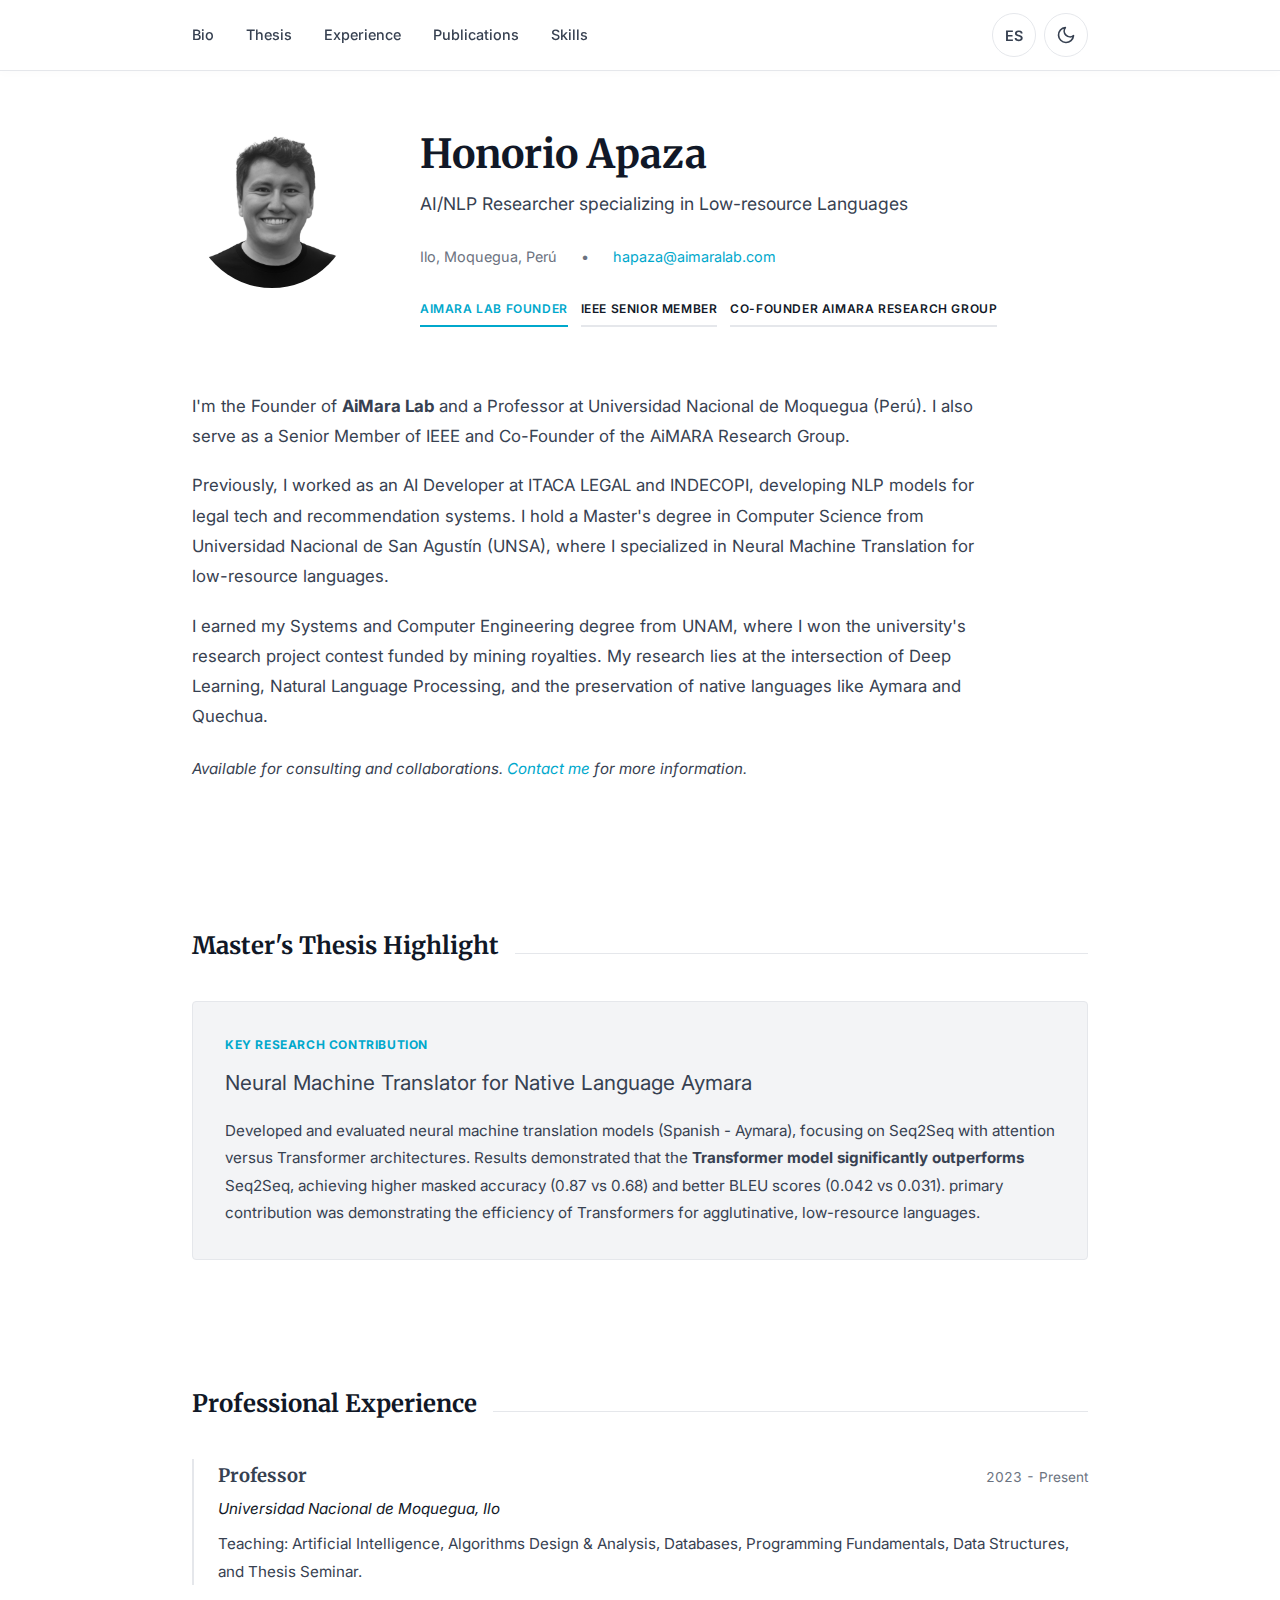
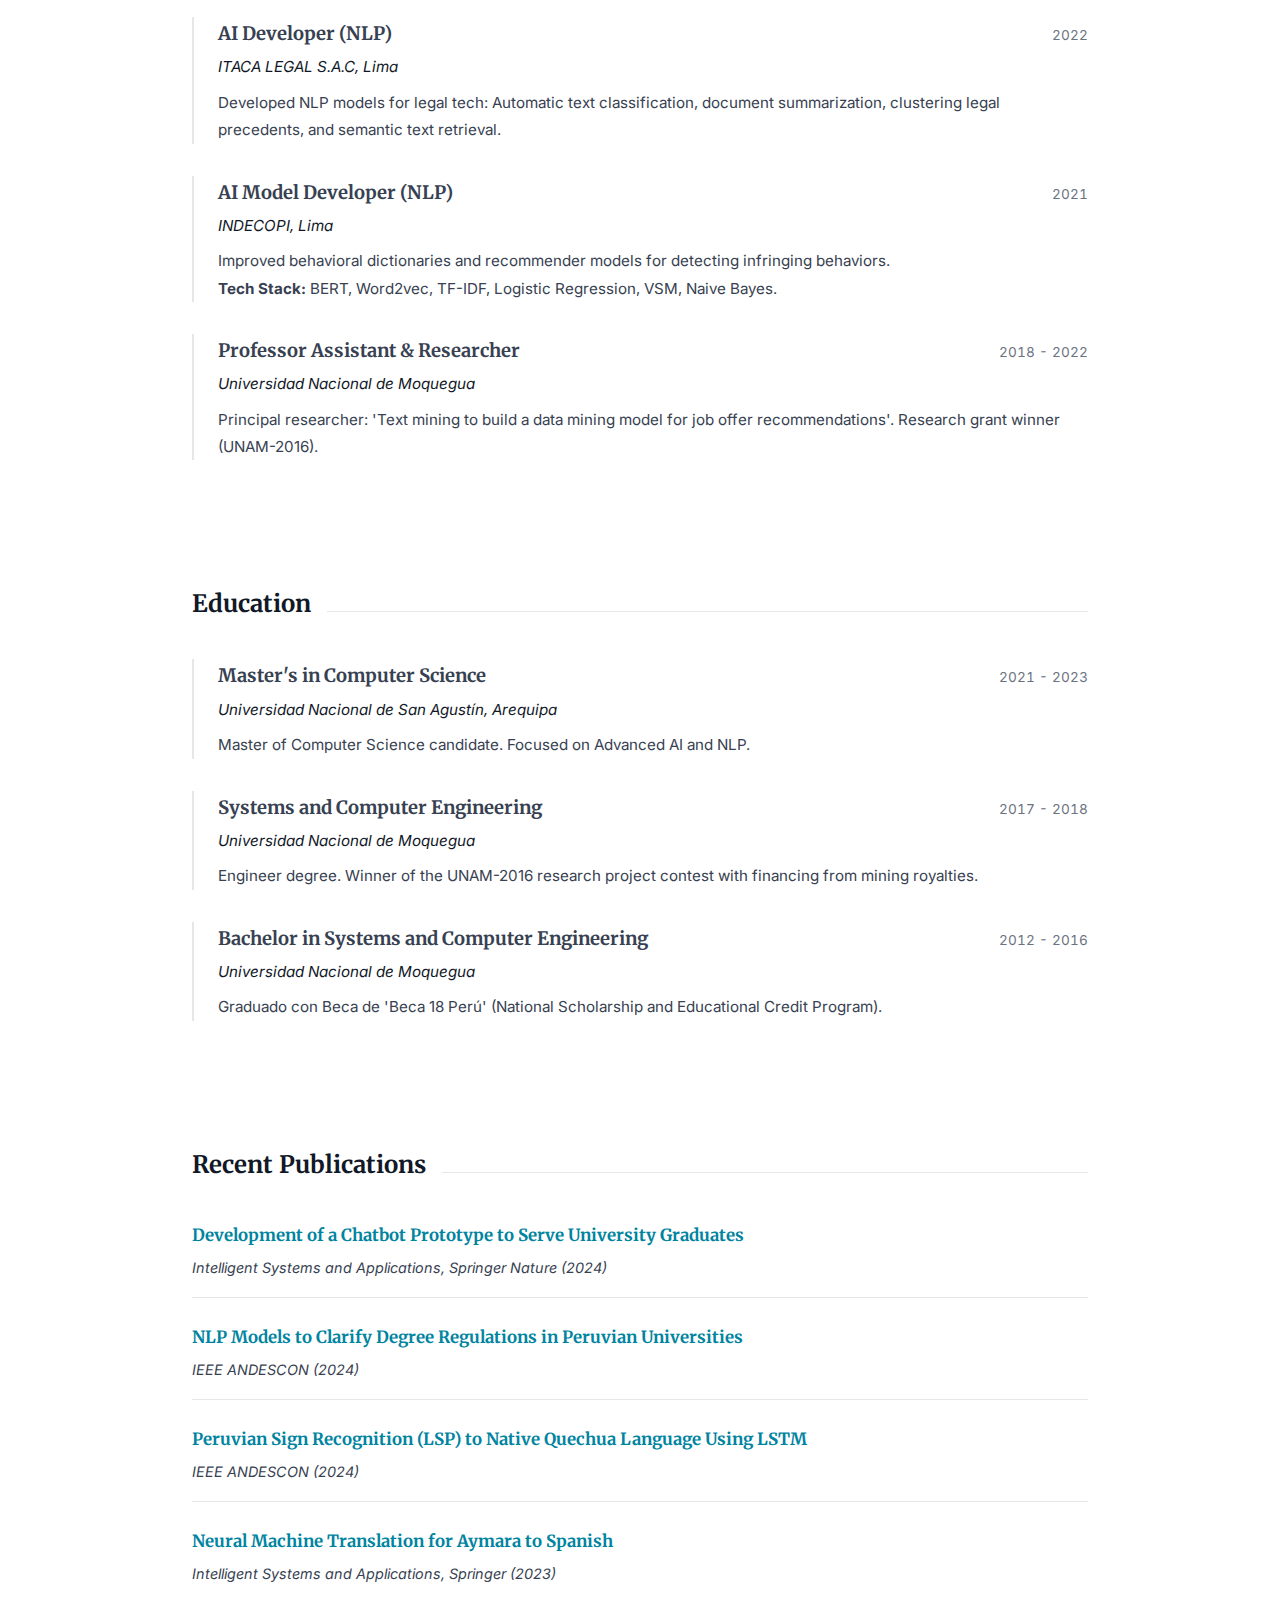
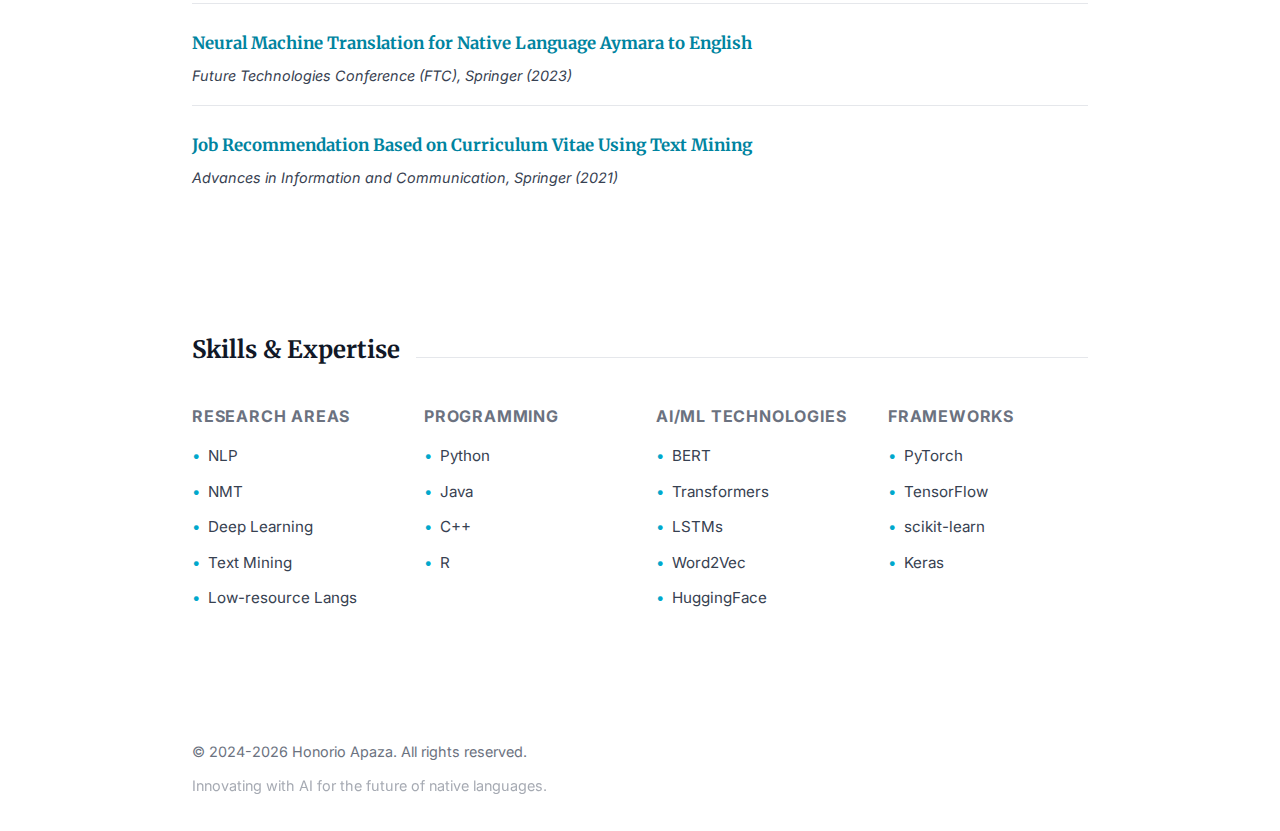
<file: index.html>
<!DOCTYPE html>
<html lang="es">

<head>
    <meta charset="UTF-8">
    <meta name="viewport" content="width=device-width, initial-scale=1.0">
    <title data-i18n="role">Honorio Apaza - AiMara Lab Founder & Lead Researcher</title>
    <!-- Fonts: Merriweather (Serif) & Inter (Sans) -->
    <link rel="preconnect" href="https://fonts.googleapis.com">
    <link rel="preconnect" href="https://fonts.gstatic.com" crossorigin>
    <link
        href="https://fonts.googleapis.com/css2?family=Inter:wght@300;400;500;600&family=Merriweather:ital,wght@0,300;0,400;0,700;0,900;1,400&display=swap"
        rel="stylesheet">
    <link rel="stylesheet" href="styles.css">
</head>

<body>
    <nav class="navbar">
        <div class="nav-container">
            <ul class="nav-links">
                <li><a href="#bio" class="nav-link" data-i18n="nav_bio">Biografía</a></li>
                <li><a href="#thesis" class="nav-link" data-i18n="nav_thesis">Tesis</a></li>
                <li><a href="#experience" class="nav-link" data-i18n="nav_exp">Experiencia</a></li>
                <li><a href="#publications" class="nav-link" data-i18n="nav_pub">Publicaciones</a></li>
                <li><a href="#skills" class="nav-link" data-i18n="nav_skills">Habilidades</a></li>
            </ul>
            <div class="controls">
                <button id="lang-toggle" class="control-btn" title="Switch Language">ES</button>
                <button id="theme-toggle" class="control-btn" title="Toggle Dark Mode">
                    <svg xmlns="http://www.w3.org/2000/svg" width="20" height="20" viewBox="0 0 24 24" fill="none"
                        stroke="currentColor" stroke-width="2" stroke-linecap="round" stroke-linejoin="round">
                        <path d="M21 12.79A9 9 0 1 1 11.21 3 7 7 0 0 0 21 12.79z"></path>
                    </svg>
                </button>
            </div>
        </div>
    </nav>

    <main>
        <section class="container header-section">
            <div class="profile-image-container">
                <img src="honorio.png" alt="Honorio Apaza" class="profile-image">
            </div>

            <div class="header-content-wrapper">
                <h1 class="name">Honorio Apaza</h1>
                <p class="subtitle" data-i18n="subtitle">AI/NLP Researcher specializing in Low-resource Languages</p>

                <div class="contact-info">
                    <div class="contact-item">
                        <span data-i18n="location">Ilo, Moquegua, Perú</span>
                    </div>
                    <div class="contact-item">
                        •
                    </div>
                    <div class="contact-item">
                        <a href="mailto:hapaza@aimaralab.com">hapaza@aimaralab.com</a>
                    </div>
                </div>

                <div class="badges">
                    <span class="badge badge-founder" data-i18n="badge_founder">AiMara Lab Founder</span>
                    <span class="badge" data-i18n="badge_ieee">IEEE Senior Member</span>
                    <span class="badge" data-i18n="badge_group">Professor at UNAM</span>
                </div>
            </div>
        </section>

        <section class="container" id="bio">
            <!-- About -->
            <div class="section" style="padding-top: 0;">
                <div class="description-text">
                    <p data-i18n="bio_p1">
                        I'm the Founder of <strong>AiMara Lab</strong> and a Professor at Universidad Nacional de
                        Moquegua (Perú). I also serve as a Senior Member of IEEE and Co-Founder of the AiMARA Research
                        Group.
                    </p>
                    <p data-i18n="bio_p2">
                        Previously, I worked as an AI Developer at ITACA LEGAL and INDECOPI, developing NLP models for
                        legal tech and recommendation systems. I hold a Master's degree in Computer Science from
                        Universidad Nacional de San Agustín (UNSA), where I specialized in Neural Machine Translation
                        for low-resource languages.
                    </p>
                    <p data-i18n="bio_p3">
                        I earned my Systems and Computer Engineering degree from UNAM, where I won the university's
                        research project contest funded by mining royalties. My research lies at the intersection of
                        Deep Learning, Natural Language Processing, and the preservation of native languages like Aymara
                        and Quechua.
                    </p>
                    <p style="margin-top: 1.5rem; font-style: italic; font-size: 0.9em;" data-i18n="bio_contact">
                        Available for consulting and collaborations. <a href="mailto:hapaza@aimaralab.com">Contact
                            me</a> for more information.
                    </p>
                </div>
            </div>

            <!-- Thesis Highlight -->
            <div class="section" id="thesis">
                <h2 class="section-title" data-i18n="section_thesis">Master's Thesis Highlight</h2>
                <div class="thesis-card">
                    <span class="thesis-label" data-i18n="thesis_label">Key Research Contribution</span>
                    <div class="thesis-title" data-i18n="thesis_title">Neural Machine Translator for Native Language
                        Aymara</div>
                    <p class="card-description" data-i18n="thesis_desc">
                        Developed and evaluated neural machine translation models (Spanish ↔ Aymara), focusing on
                        Seq2Seq with attention versus Transformer architectures.
                        Results demonstrated that the <strong>Transformer model significantly outperforms</strong>
                        Seq2Seq, achieving higher masked accuracy (0.87 vs 0.68) and better BLEU scores (0.042 vs
                        0.031).
                        primary contribution was demonstrating the efficiency of Transformers for agglutinative,
                        low-resource languages.
                    </p>
                </div>
            </div>

            <!-- Experience -->
            <div class="section" id="experience">
                <h2 class="section-title" data-i18n="section_exp">Professional Experience</h2>
                <div class="cards-list">
                    <div class="card">
                        <div class="card-header">
                            <div class="card-title" data-i18n="card_prof_title">Professor</div>
                            <span class="card-period">2023 - Present</span>
                        </div>
                        <div class="card-subtitle">Universidad Nacional de Moquegua, Ilo</div>
                        <div class="card-description" data-i18n="card_prof_desc">
                            Teaching: Artificial Intelligence, Algorithms Design & Analysis, Databases, Programming
                            Fundamentals,
                            Data Structures, and Thesis Seminar.
                        </div>
                    </div>

                    <div class="card">
                        <div class="card-header">
                            <div class="card-title">AI Developer (NLP)</div>
                            <span class="card-period">2022</span>
                        </div>
                        <div class="card-subtitle">ITACA LEGAL S.A.C, Lima</div>
                        <div class="card-description" data-i18n="card_itaca_desc">
                            Developed NLP models for legal tech: Automatic text classification, document summarization,
                            clustering legal precedents, and semantic text retrieval.
                        </div>
                    </div>

                    <div class="card">
                        <div class="card-header">
                            <div class="card-title" data-i18n="card_indecopi_title">AI Model Developer (NLP)</div>
                            <span class="card-period">2021</span>
                        </div>
                        <div class="card-subtitle">INDECOPI, Lima</div>
                        <div class="card-description" data-i18n="card_indecopi_desc">
                            Improved behavioral dictionaries and recommender models for detecting infringing behaviors.
                            <br><strong>Tech Stack:</strong> BERT, Word2vec, TF-IDF, Logistic Regression, VSM, Naive
                            Bayes.
                        </div>
                    </div>

                    <div class="card">
                        <div class="card-header">
                            <div class="card-title" data-i18n="card_unam_title">Professor Assistant & Researcher</div>
                            <span class="card-period">2018 - 2022</span>
                        </div>
                        <div class="card-subtitle">Universidad Nacional de Moquegua</div>
                        <div class="card-description" data-i18n="card_unam_desc">
                            Principal researcher: "Text mining to build a data mining model for job offer
                            recommendations".
                            Research grant winner (UNAM-2016).
                        </div>
                    </div>
                </div>
            </div>

            <!-- Education -->
            <div class="section" id="education">
                <h2 class="section-title" data-i18n="section_edu">Education</h2>
                <div class="cards-list">
                    <div class="card">
                        <div class="card-header">
                            <div class="card-title" data-i18n="card_ms_title">Master's in Computer Science</div>
                            <span class="card-period">2021 - 2023</span>
                        </div>
                        <div class="card-subtitle">Universidad Nacional de San Agustín, Arequipa</div>
                        <div class="card-description" data-i18n="card_ms_desc">Master of Computer Science candidate.
                            Focused on Advanced AI and NLP.</div>
                    </div>

                    <div class="card">
                        <div class="card-header">
                            <div class="card-title" data-i18n="card_eng_title">Systems and Computer Engineering</div>
                            <span class="card-period">2017 - 2018</span>
                        </div>
                        <div class="card-subtitle">Universidad Nacional de Moquegua</div>
                        <div class="card-description" data-i18n="card_eng_desc">
                            Engineer degree. Winner of the UNAM-2016 research project contest with financing from mining
                            royalties.
                        </div>
                    </div>

                    <div class="card">
                        <div class="card-header">
                            <div class="card-title" data-i18n="card_bach_title">Bachelor in Systems and Computer
                                Engineering</div>
                            <span class="card-period">2012 - 2016</span>
                        </div>
                        <div class="card-subtitle">Universidad Nacional de Moquegua</div>
                        <div class="card-description" data-i18n="card_bach_desc">
                            Graduated with Scholarship from "Beca 18 Perú" (National Scholarship and Educational Credit
                            Program).
                        </div>
                    </div>
                </div>
            </div>

            <!-- Publications -->
            <div class="section" id="publications">
                <h2 class="section-title" data-i18n="section_pub">Recent Publications</h2>
                <div class="publications-grid">
                    <div class="publication-card">
                        <div class="publication-title">Development of a Chatbot Prototype to Serve University Graduates
                        </div>
                        <div class="publication-venue">Intelligent Systems and Applications, Springer Nature (2024)
                        </div>
                    </div>

                    <div class="publication-card">
                        <div class="publication-title">NLP Models to Clarify Degree Regulations in Peruvian Universities
                        </div>
                        <div class="publication-venue">IEEE ANDESCON (2024)</div>
                    </div>

                    <div class="publication-card">
                        <div class="publication-title">Peruvian Sign Recognition (LSP) to Native Quechua Language Using
                            LSTM</div>
                        <div class="publication-venue">IEEE ANDESCON (2024)</div>
                    </div>

                    <div class="publication-card">
                        <div class="publication-title">Neural Machine Translation for Aymara to Spanish</div>
                        <div class="publication-venue">Intelligent Systems and Applications, Springer (2023)</div>
                    </div>

                    <div class="publication-card">
                        <div class="publication-title">Neural Machine Translation for Native Language Aymara to English
                        </div>
                        <div class="publication-venue">Future Technologies Conference (FTC), Springer (2023)</div>
                    </div>

                    <div class="publication-card">
                        <div class="publication-title">Job Recommendation Based on Curriculum Vitae Using Text Mining
                        </div>
                        <div class="publication-venue">Advances in Information and Communication, Springer (2021)</div>
                    </div>
                </div>
            </div>

            <!-- Skills & Languages -->
            <div class="section" id="skills">
                <h2 class="section-title" data-i18n="section_skills">Skills & Expertise</h2>
                <div class="skills-grid">
                    <div class="skill-category">
                        <h3 class="skill-category-title" data-i18n="lbl_research">Research Areas</h3>
                        <div class="skill-tags">
                            <span class="skill-tag">NLP</span>
                            <span class="skill-tag">NMT</span>
                            <span class="skill-tag">Deep Learning</span>
                            <span class="skill-tag">Text Mining</span>
                            <span class="skill-tag">Low-resource Langs</span>
                        </div>
                    </div>

                    <div class="skill-category">
                        <h3 class="skill-category-title" data-i18n="lbl_prog">Programming</h3>
                        <div class="skill-tags">
                            <span class="skill-tag">Python</span>
                            <span class="skill-tag">Java</span>
                            <span class="skill-tag">C++</span>
                            <span class="skill-tag">R</span>
                        </div>
                    </div>

                    <div class="skill-category">
                        <h3 class="skill-category-title" data-i18n="lbl_tech">AI Technologies</h3>
                        <div class="skill-tags">
                            <span class="skill-tag">BERT</span>
                            <span class="skill-tag">Transformers</span>
                            <span class="skill-tag">LSTMs</span>
                            <span class="skill-tag">Word2Vec</span>
                            <span class="skill-tag">HuggingFace</span>
                        </div>
                    </div>

                    <div class="skill-category">
                        <h3 class="skill-category-title" data-i18n="lbl_frameworks">Frameworks</h3>
                        <div class="skill-tags">
                            <span class="skill-tag">PyTorch</span>
                            <span class="skill-tag">TensorFlow</span>
                            <span class="skill-tag">scikit-learn</span>
                            <span class="skill-tag">Keras</span>
                        </div>
                    </div>
                </div>
            </div>

            <!-- Languages 
            <div class="section">
                <h2 class="section-title" data-i18n="section_lang">Languages</h2>
                <div class="badges">
                    <span class="badge" data-i18n="lang_aymara">Aymara (Native)</span>
                    <span class="badge" data-i18n="lang_spanish">Spanish (Native)</span>
                    <span class="badge" data-i18n="lang_english">English (Intermediate)</span>
                    <span class="badge" data-i18n="lang_port">Portuguese (Basic)</span>
                </div>
            </div>
            -->
            <footer
                style="margin-top: 2rem; padding: 2rem 0; text-align: left; color: var(--text-muted); font-size: 0.9rem;">
                <p data-i18n="footer_rights">&copy; 2024-2026 Honorio Apaza. All rights reserved.</p>
                <p style="opacity: 0.6; margin-top: 0.5rem;" data-i18n="footer_sub">Innovating with AI for the future of
                    native languages.</p>
            </footer>
        </section>
    </main>
    <script src="script.js"></script>
</body>

</html>
</file>
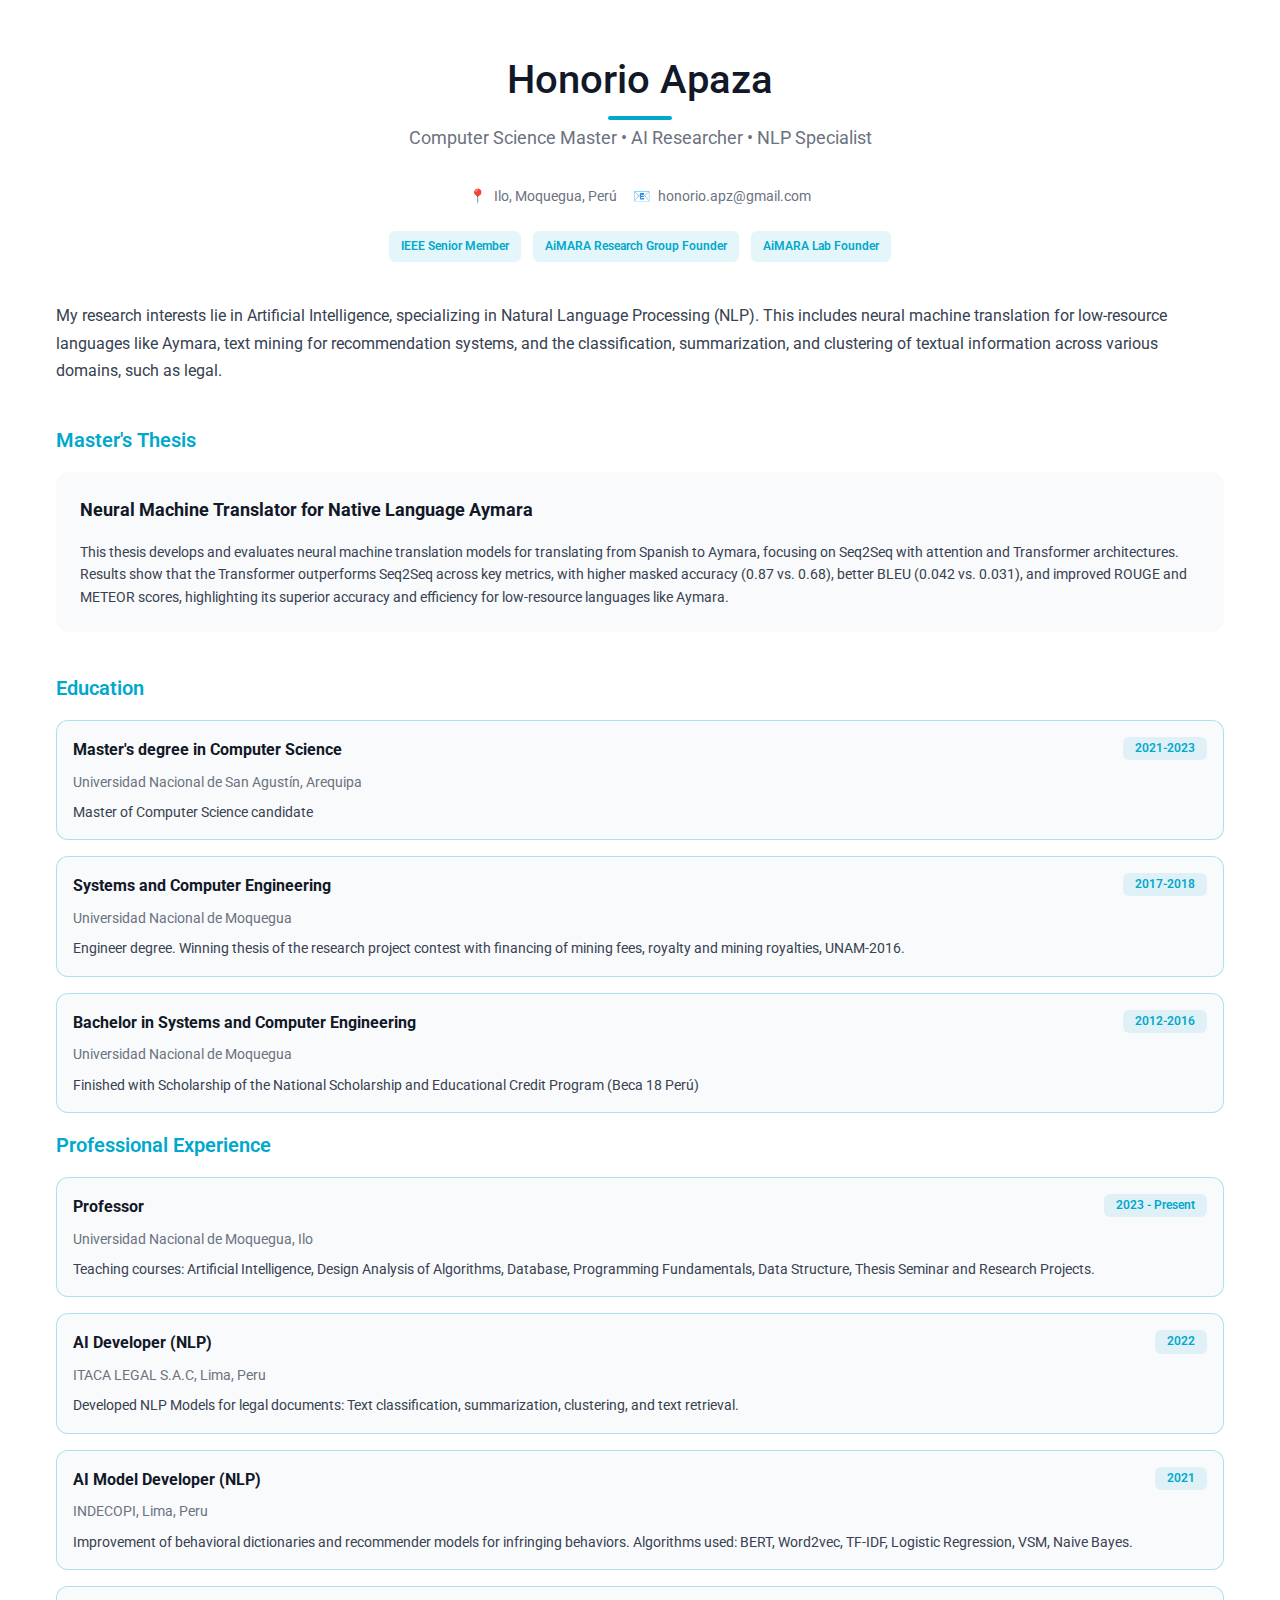
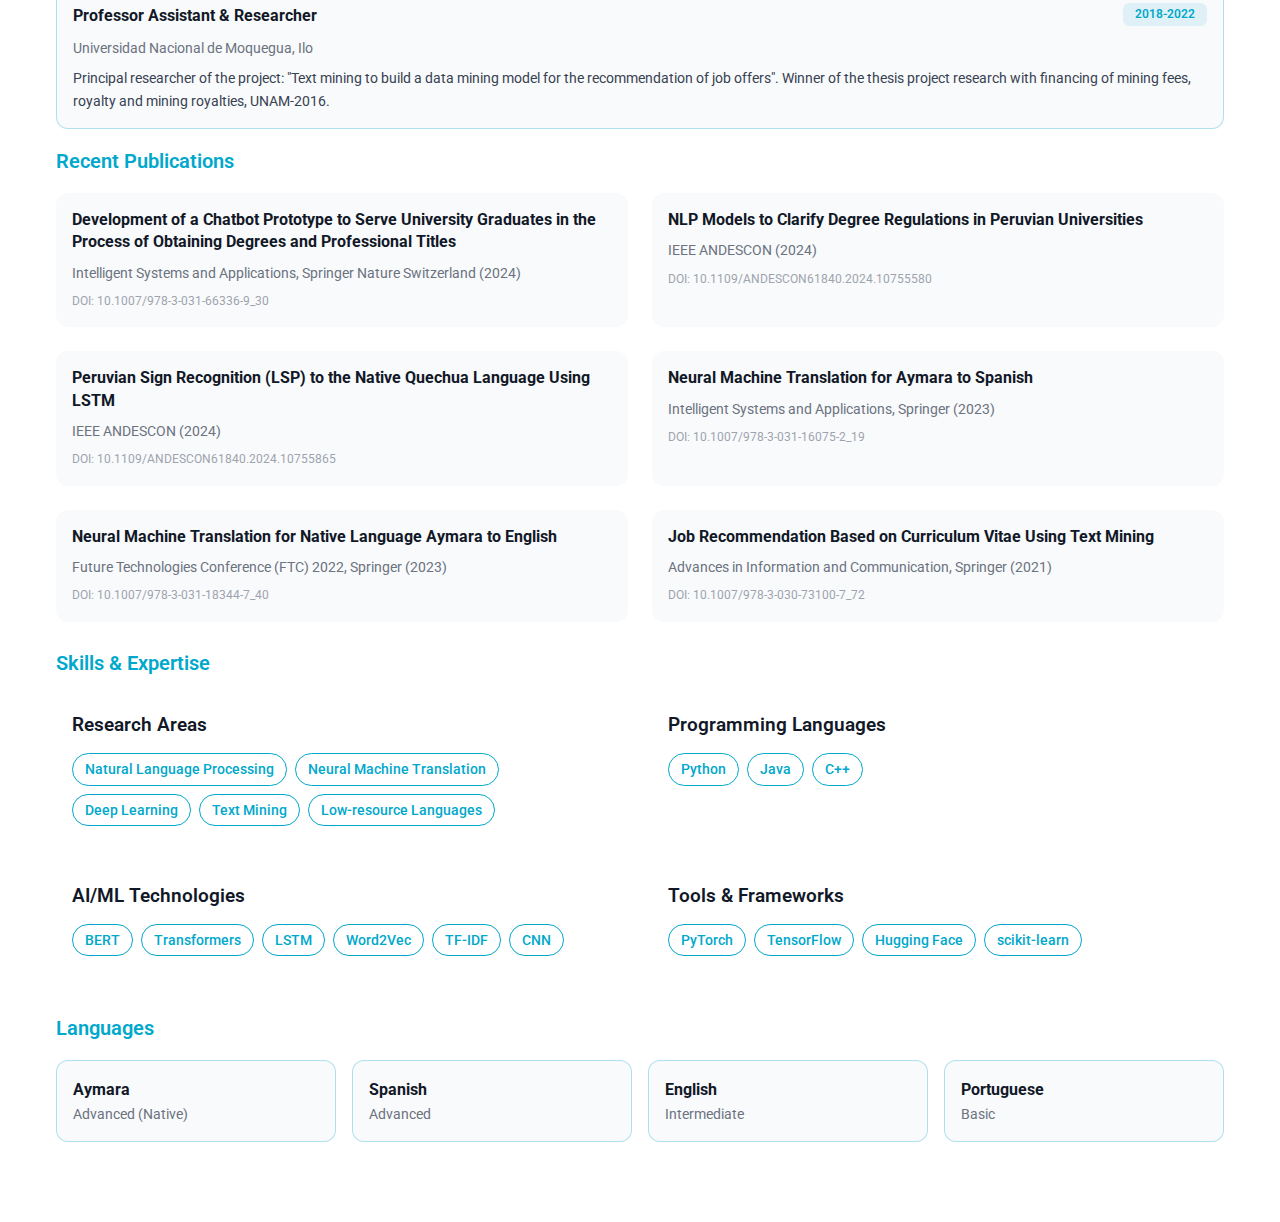
<file: cv_honorio.html>
<!DOCTYPE html>
<html lang="es">
<head>
    <meta charset="UTF-8">
    <meta name="viewport" content="width=device-width, initial-scale=1.0">
    <title>Honorio Apaza - CS Master & AI Researcher</title>
    <link href="https://fonts.googleapis.com/css2?family=Roboto:wght@300;400;500;600;700&display=swap" rel="stylesheet">
    <style>
        :root {
            --celeste-aimara: #00a8cc;
            --celeste-aimara-light: rgba(0, 168, 204, 0.1);
            --celeste-aimara-border: rgba(0, 168, 204, 0.3);
        }

        * {
            margin: 0;
            padding: 0;
            box-sizing: border-box;
        }

        body {
            font-family: 'Roboto', -apple-system, BlinkMacSystemFont, 'Segoe UI', sans-serif;
            line-height: 1.6;
            color: #374151;
            background: white;
        }

        .container {
            max-width: 1200px;
            margin: 0 auto;
            padding: 1rem;
        }

        .section {
            padding: 4rem 0;
        }

        .section:first-child {
            padding-top: 2rem;
        }

        /* Header Section */
        .header-section {
            text-align: center;
            margin-bottom: 2rem;
        }

        .profile-image {
            width: 120px;
            height: 120px;
            border-radius: 50%;
            background: linear-gradient(135deg, var(--celeste-aimara), #0891b2);
            display: flex;
            align-items: center;
            justify-content: center;
            margin: 0 auto 2rem;
            font-size: 3rem;
            color: white;
            font-weight: 600;
        }

        .name {
            font-size: 2.5rem;
            font-weight: 500;
            color: #111827;
            margin-bottom: 0.25rem;
            font-family: 'Roboto', sans-serif;
        }

        .title-line {
            width: 4rem;
            height: 0.25rem;
            background: var(--celeste-aimara);
            border-radius: 2px;
            margin: 0 auto 0.25rem;
        }

        .subtitle {
            color: #6b7280;
            font-size: 1.125rem;
            margin-bottom: 2rem;
        }

        .contact-info {
            display: flex;
            flex-wrap: wrap;
            justify-content: center;
            gap: 1rem;
            margin-bottom: 1rem;
        }

        .contact-item {
            display: flex;
            align-items: center;
            gap: 0.5rem;
            color: #6b7280;
            font-size: 0.875rem;
        }

        .badge {
            display: inline-block;
            background: var(--celeste-aimara-light);
            color: var(--celeste-aimara);
            font-weight: 600;
            padding: 0.375rem 0.75rem;
            border-radius: 0.375rem;
            font-size: 0.75rem;
            margin: 0.5rem 0.25rem;
        }

        /* Section Titles */
        .section-title {
            font-size: 1.25rem;
            font-weight: 600;
            color: var(--celeste-aimara);
            margin-bottom: 1rem;
        }

        /* Description */
        .description {
            font-size: 1rem;
            color: #374151;
            margin-bottom: 2.5rem;
            line-height: 1.7;
        }

        /* Cards */
        .card {
            background: #f9fafb;
            border-radius: 0.75rem;
            padding: 1rem;
            margin-bottom: 1rem;
            border: 1px solid var(--celeste-aimara-border);
        }

        .card-header {
            display: flex;
            justify-content: space-between;
            align-items: flex-start;
            margin-bottom: 0.5rem;
            flex-wrap: wrap;
            gap: 0.5rem;
        }

        .card-title {
            font-weight: 700;
            color: #111827;
            font-size: 1rem;
        }

        .card-period {
            background: var(--celeste-aimara-light);
            color: var(--celeste-aimara);
            font-weight: 600;
            padding: 0.125rem 0.75rem;
            border-radius: 0.375rem;
            font-size: 0.75rem;
        }

        .card-subtitle {
            color: #6b7280;
            font-size: 0.875rem;
            margin-bottom: 0.5rem;
        }

        .card-description {
            color: #374151;
            font-size: 0.875rem;
            line-height: 1.6;
        }

        /* Thesis Section */
        .thesis-card {
            background: #f9fafb;
            border-radius: 0.75rem;
            padding: 1.5rem;
            border: 0px solid var(--celeste-aimara-border);
            margin-bottom: 2.5rem;
        }

        .thesis-title {
            font-size: 1.125rem;
            font-weight: 700;
            color: #111827;
            margin-bottom: 1rem;
        }

        /* Publications Grid */
        .publications-grid {
            display: grid;
            gap: 1.5rem;
        }

        .publication-card {
            background: #f9fafb;
            border-radius: 0.75rem;
            padding: 1rem;
            border: 0px solid var(--celeste-aimara-border);
        }

        .publication-title {
            font-weight: 700;
            color: #111827;
            margin-bottom: 0.5rem;
            line-height: 1.4;
        }

        .publication-venue {
            color: #6b7280;
            font-size: 0.875rem;
            margin-bottom: 0.5rem;
        }

        .publication-doi {
            font-size: 0.75rem;
            color: #9ca3af;
        }

        /* Skills Section */
        .skills-grid {
            display: grid;
            gap: 1.5rem;
            margin-bottom: 2.5rem;
        }

        .skill-category {
            /* background: #f9fafb;*/
            border-radius: 0.75rem;
            padding: 1rem;
            border: 0px solid var(--celeste-aimara-border); /* bordes */
        }

        .skill-category-title {
            font-weight: 600;
            color: #111827;
            margin-bottom: 0.75rem;
        }

        .skill-tags {
            display: flex;
            flex-wrap: wrap;
            gap: 0.5rem;
        }

        .skill-tag {
            background: white;
            color: var(--celeste-aimara);
            border: 1px solid var(--celeste-aimara);
            padding: 0.25rem 0.75rem;
            border-radius: 9999px;
            font-size: 0.875rem;
            font-weight: 500;
            transition: all 0.2s;
        }

        .skill-tag:hover {
            background: var(--celeste-aimara);
            color: white;
        }

        /* Languages Grid */
        .languages-grid {
            display: grid;
            grid-template-columns: repeat(auto-fit, minmax(150px, 1fr));
            gap: 1rem;
        }

        .language-card {
            display: flex;
            align-items: center;
            gap: 1rem;
            background: #f9fafb;
            border-radius: 0.75rem;
            padding: 1rem;
            border: 1px solid var(--celeste-aimara-border);
        }

        .language-name {
            font-weight: 700;
            color: #111827;
        }

        .language-level {
            color: #6b7280;
            font-size: 0.875rem;
        }

        /* Table */
        .table {
            width: 100%;
            text-align: left;
            font-size: 0.875rem;
            border: 1px solid var(--celeste-aimara-border);
            border-radius: 0.75rem;
            overflow: hidden;
            margin-bottom: 1rem;
        }

        .table tr {
            border-bottom: 1px solid var(--celeste-aimara-border);
        }

        .table tr:last-child {
            border-bottom: none;
        }

        .table td {
            padding: 0.5rem 1rem;
        }

        .table td:first-child {
            font-weight: 600;
            color: #111827;
        }

        .table td:last-child {
            color: #374151;
        }

        /* Responsive */
        @media (max-width: 640px) {
            .name {
                font-size: 2.25rem;
            }
            
            .contact-info {
                flex-direction: column;
                align-items: center;
            }
            
            .card-header {
                flex-direction: column;
                align-items: flex-start;
            }
        }

        @media (min-width: 768px) {
            .publications-grid {
                grid-template-columns: repeat(2, 1fr);
            }
            
            .skills-grid {
                grid-template-columns: repeat(2, 1fr);
            }
        }
    </style>
</head>
<body>
    <main class="min-h-screen bg-white">
        <section class="container">
            <div class="section">
                <div class="header-section">
                    <!--<div class="profile-image">HA</div>-->
                    <h1 class="name">Honorio Apaza</h1>
                    <div class="title-line"></div>
                    <p class="subtitle">Computer Science Master • AI Researcher • NLP Specialist</p>
                    
                    <div class="contact-info">
                        <div class="contact-item">
                            <span>📍</span>
                            <span>Ilo, Moquegua, Perú</span>
                        </div>
                        <div class="contact-item">
                            <span>📧</span>
                            <span>honorio.apz@gmail.com</span>
                        </div>
                        <!--
                        <div class="contact-item">
                            <span>📱</span>
                            <span>+51 999 406 058</span>
                        </div>
                        -->
                    </div>
                    
                    <div>
                        <span class="badge">IEEE Senior Member</span>
                        <span class="badge">AiMARA Research Group Founder</span>
                        <span class="badge">AiMARA Lab Founder</span>
                    </div>
                </div>

                <p class="description">
                                            My research interests lie in Artificial Intelligence, specializing in Natural Language Processing (NLP). This includes neural machine translation for low-resource languages like Aymara, text mining for recommendation systems, and the classification, summarization, and clustering of textual information across various domains, such as legal.

                </p>

                <div class="mb-10">
                    <h2 class="section-title">Master's Thesis</h2>
                    <div class="thesis-card">
                        <div class="thesis-title">Neural Machine Translator for Native Language Aymara</div>
                        <p class="card-description">
                            This thesis develops and evaluates neural machine translation models for translating from Spanish to Aymara, 
                            focusing on Seq2Seq with attention and Transformer architectures. Results show that the Transformer outperforms 
                            Seq2Seq across key metrics, with higher masked accuracy (0.87 vs. 0.68), better BLEU (0.042 vs. 0.031), 
                            and improved ROUGE and METEOR scores, highlighting its superior accuracy and efficiency for low-resource 
                            languages like Aymara.
                        </p>
                    </div>
                </div>

                <div class="mb-10">
                    <h2 class="section-title">Education</h2>
                    <div class="card">
                        <div class="card-header">
                            <div class="card-title">Master's degree in Computer Science</div>
                            <span class="card-period">2021-2023</span>
                        </div>
                        <div class="card-subtitle">Universidad Nacional de San Agustín, Arequipa</div>
                        <div class="card-description">Master of Computer Science candidate</div>
                    </div>

                    <div class="card">
                        <div class="card-header">
                            <div class="card-title">Systems and Computer Engineering</div>
                            <span class="card-period">2017-2018</span>
                        </div>
                        <div class="card-subtitle">Universidad Nacional de Moquegua</div>
                        <div class="card-description">
                            Engineer degree. Winning thesis of the research project contest with financing of mining fees, 
                            royalty and mining royalties, UNAM-2016.
                        </div>
                    </div>

                    <div class="card">
                        <div class="card-header">
                            <div class="card-title">Bachelor in Systems and Computer Engineering</div>
                            <span class="card-period">2012-2016</span>
                        </div>
                        <div class="card-subtitle">Universidad Nacional de Moquegua</div>
                        <div class="card-description">
                            Finished with Scholarship of the National Scholarship and Educational Credit Program (Beca 18 Perú)
                        </div>
                    </div>
                </div>

                <div class="mb-10">
                    <h2 class="section-title">Professional Experience</h2>
                    <div class="card">
                        <div class="card-header">
                            <div class="card-title">Professor</div>
                            <span class="card-period">2023 - Present</span>
                        </div>
                        <div class="card-subtitle">Universidad Nacional de Moquegua, Ilo</div>
                        <div class="card-description">
                            Teaching courses: Artificial Intelligence, Design Analysis of Algorithms, Database, Programming Fundamentals, 
                            Data Structure, Thesis Seminar and Research Projects.
                        </div>
                    </div>

                    <div class="card">
                        <div class="card-header">
                            <div class="card-title">AI Developer (NLP)</div>
                            <span class="card-period">2022</span>
                        </div>
                        <div class="card-subtitle">ITACA LEGAL S.A.C, Lima, Peru</div>
                        <div class="card-description">
                            Developed NLP Models for legal documents: Text classification, summarization, clustering, and text retrieval.
                        </div>
                    </div>

                    <div class="card">
                        <div class="card-header">
                            <div class="card-title">AI Model Developer (NLP)</div>
                            <span class="card-period">2021</span>
                        </div>
                        <div class="card-subtitle">INDECOPI, Lima, Peru</div>
                        <div class="card-description">
                            Improvement of behavioral dictionaries and recommender models for infringing behaviors. 
                            Algorithms used: BERT, Word2vec, TF-IDF, Logistic Regression, VSM, Naive Bayes.
                        </div>
                    </div>

                    <div class="card">
                        <div class="card-header">
                            <div class="card-title">Professor Assistant & Researcher</div>
                            <span class="card-period">2018-2022</span>
                        </div>
                        <div class="card-subtitle">Universidad Nacional de Moquegua, Ilo</div>
                        <div class="card-description">
                            Principal researcher of the project: "Text mining to build a data mining model for the recommendation of job offers". 
                            Winner of the thesis project research with financing of mining fees, royalty and mining royalties, UNAM-2016.
                        </div>
                    </div>
                </div>

                <div class="mb-10">
                    <h2 class="section-title">Recent Publications</h2>
                    <div class="publications-grid">
                        <div class="publication-card">
                            <div class="publication-title">Development of a Chatbot Prototype to Serve University Graduates in the Process of Obtaining Degrees and Professional Titles</div>
                            <div class="publication-venue">Intelligent Systems and Applications, Springer Nature Switzerland (2024)</div>
                            <div class="publication-doi">DOI: 10.1007/978-3-031-66336-9_30</div>
                        </div>

                        <div class="publication-card">
                            <div class="publication-title">NLP Models to Clarify Degree Regulations in Peruvian Universities</div>
                            <div class="publication-venue">IEEE ANDESCON (2024)</div>
                            <div class="publication-doi">DOI: 10.1109/ANDESCON61840.2024.10755580</div>
                        </div>

                        <div class="publication-card">
                            <div class="publication-title">Peruvian Sign Recognition (LSP) to the Native Quechua Language Using LSTM</div>
                            <div class="publication-venue">IEEE ANDESCON (2024)</div>
                            <div class="publication-doi">DOI: 10.1109/ANDESCON61840.2024.10755865</div>
                        </div>

                        <div class="publication-card">
                            <div class="publication-title">Neural Machine Translation for Aymara to Spanish</div>
                            <div class="publication-venue">Intelligent Systems and Applications, Springer (2023)</div>
                            <div class="publication-doi">DOI: 10.1007/978-3-031-16075-2_19</div>
                        </div>

                        <div class="publication-card">
                            <div class="publication-title">Neural Machine Translation for Native Language Aymara to English</div>
                            <div class="publication-venue">Future Technologies Conference (FTC) 2022, Springer (2023)</div>
                            <div class="publication-doi">DOI: 10.1007/978-3-031-18344-7_40</div>
                        </div>

                        <div class="publication-card">
                            <div class="publication-title">Job Recommendation Based on Curriculum Vitae Using Text Mining</div>
                            <div class="publication-venue">Advances in Information and Communication, Springer (2021)</div>
                            <div class="publication-doi">DOI: 10.1007/978-3-030-73100-7_72</div>
                        </div>
                    </div>
                </div>

                <div class="mb-10">
                    <br>
                    <h2 class="section-title">Skills & Expertise</h2>
                    <div class="skills-grid">
                        <div class="skill-category">
                            <h3 class="skill-category-title">Research Areas</h3>
                            <div class="skill-tags">
                                <span class="skill-tag">Natural Language Processing</span>
                                <span class="skill-tag">Neural Machine Translation</span>
                                <span class="skill-tag">Deep Learning</span>
                                <span class="skill-tag">Text Mining</span>
                                <span class="skill-tag">Low-resource Languages</span>
                            </div>
                        </div>

                        <div class="skill-category">
                            <h3 class="skill-category-title">Programming Languages</h3>
                            <div class="skill-tags">
                                <span class="skill-tag">Python</span>
                                <span class="skill-tag">Java</span>
                                <span class="skill-tag">C++</span>
                            </div>
                        </div>

                        <div class="skill-category">
                            <h3 class="skill-category-title">AI/ML Technologies</h3>
                            <div class="skill-tags">
                                <span class="skill-tag">BERT</span>
                                <span class="skill-tag">Transformers</span>
                                <span class="skill-tag">LSTM</span>
                                <span class="skill-tag">Word2Vec</span>
                                <span class="skill-tag">TF-IDF</span>
                                <span class="skill-tag">CNN</span>
                            </div>
                        </div>

                        <div class="skill-category">
                            <h3 class="skill-category-title">Tools & Frameworks</h3>
                            <div class="skill-tags">
                                <span class="skill-tag">PyTorch</span>
                                <span class="skill-tag">TensorFlow</span>
                                <span class="skill-tag">Hugging Face</span>
                                <span class="skill-tag">scikit-learn</span>
                            </div>
                        </div>
                    </div>
                </div>

                <div class="mb-10">
                    <h2 class="section-title">Languages</h2>
                    <div class="languages-grid">
                        <div class="language-card">
                            <div>
                                <div class="language-name">Aymara</div>
                                <div class="language-level">Advanced (Native)</div>
                            </div>
                        </div>
                        <div class="language-card">
                            <div>
                                <div class="language-name">Spanish</div>
                                <div class="language-level">Advanced</div>
                            </div>
                        </div>
                        <div class="language-card">
                            <div>
                                <div class="language-name">English</div>
                                <div class="language-level">Intermediate</div>
                            </div>
                        </div>
                        <div class="language-card">
                            <div>
                                <div class="language-name">Portuguese</div>
                                <div class="language-level">Basic</div>
                            </div>
                        </div>
                    </div>
                </div>
            </div>
        </section>
    </main>
</body>
</html>
</file>
<file: styles.css>
:root {
    /* Color Palette - Academic Modern + Aimara Brand */
    --primary: #00a8cc;
    /* Aimara Lab Celeste */
    --primary-dark: #0084a0;
    /* Darker Cyan for readability/hover */
    --primary-light: rgba(0, 168, 204, 0.1);

    --text-main: #111827;
    /* Gray 900 */
    --text-secondary: #374151;
    /* Gray 700 */
    --text-muted: #6b7280;
    /* Gray 500 */

    --bg-page: #ffffff;
    --bg-card: #ffffff;
    --bg-hover: #f3f4f6;
    /* Gray 50 */

    --border-subtle: #e5e7eb;
    /* Gray 200 */
    --border-strong: #d1d5db;
    /* Gray 300 */

    --radius-sm: 4px;
    --radius-md: 6px;

    /* Spacing */
    --space-section: 4rem;

    /* Typography */
    --font-heading: 'Merriweather', serif;
    --font-body: 'Inter', sans-serif;
}

[data-theme="dark"] {
    --primary: #22d3ee;
    /* Bright Cyan (Cyan-400) */
    --primary-dark: #67e8f9;
    /* Even lighter for text/hover in dark mode */
    --primary-light: rgba(34, 211, 238, 0.1);

    --text-main: #ffffff;
    /* Pure White */
    --text-secondary: #e5e5e5;
    /* Gray 200 */
    --text-muted: #a3a3a3;
    /* Gray 400 */

    --bg-page: #000000;
    /* Pure Black */
    --bg-card: #0a0a0a;
    /* Almost Black */
    --bg-hover: #171717;
    /* Gray 900 */

    --border-subtle: #262626;
    /* Gray 800 */
    --border-strong: #404040;
    /* Gray 700 */
}

* {
    margin: 0;
    padding: 0;
    box-sizing: border-box;
}

body {
    font-family: var(--font-body);
    line-height: 1.8;
    color: var(--text-secondary);
    background: var(--bg-page);
    -webkit-font-smoothing: antialiased;
}

h1,
h2,
h3,
h4,
h5,
h6 {
    font-family: var(--font-heading);
    color: var(--text-main);
    line-height: 1.3;
    margin-bottom: 0.5em;
    font-weight: 700;
}

a {
    color: var(--primary);
    text-decoration: none;
    transition: all 0.2s;
    border-bottom: 1px solid transparent;
}

a:hover {
    color: var(--primary-dark);
    border-bottom-color: var(--primary-dark);
}

/* Navbar - Sticky & Minimalist */
.navbar {
    position: fixed;
    top: 0;
    left: 0;
    width: 100%;
    background: rgba(255, 255, 255, 0.95);
    backdrop-filter: blur(8px);
    border-bottom: 1px solid var(--border-subtle);
    z-index: 1000;
    box-shadow: 0 2px 10px rgba(0, 0, 0, 0.02);
}

[data-theme="dark"] .navbar {
    background: rgba(0, 0, 0, 0.8);
    /* Matching pure black theme */
    border-bottom: 1px solid var(--border-subtle);
}

.nav-container {
    max-width: 960px;
    margin: 0 auto;
    padding: 0 2rem;
    height: 70px;
    display: flex;
    justify-content: space-between;
    align-items: center;
}

.nav-links {
    display: flex;
    gap: 2rem;
    list-style: none;
}

.nav-link {
    font-size: 0.9rem;
    font-weight: 500;
    color: var(--text-secondary);
    border-bottom: 2px solid transparent;
    padding: 1.4rem 0;
    /* Full height clickable area approx */
}

.nav-link:hover {
    color: var(--primary);
    border-bottom-color: var(--primary);
}

/* Controls integrated into Navbar */
.controls {
    display: flex;
    gap: 0.8rem;
}

/* Layout - Academic Left-Aligned Grid */
.container {
    max-width: 960px;
    margin: 0 auto;
    padding: 0 2rem;
}

.section {
    padding: var(--space-section) 0;
    /*border-bottom: 1px solid var(--border-subtle);
    scroll-margin-top: 80px;*/
    /* Offset for sticky navbar */
}

.section:last-child {
    border-bottom: none;
}

/* Header / Hero - Left Aligned */
.header-section {
    padding-top: 8rem;
    /* Increased for fixed navbar */
    padding-bottom: 4rem;
    display: grid;
    grid-template-columns: 180px 1fr;
    /* Profile | Content */
    gap: 3rem;
    align-items: start;
}

.profile-image-container {
    width: 160px;
    height: 160px;
}

.profile-image {
    width: 100%;
    height: 100%;
    /* border-radius: 5px;  Square/Rounded for academic look */
    border-radius: 50%;
    /* Keeping round for now, but cleaner */
    object-fit: cover;
    filter: grayscale(100%);
    /* B&W default for serious academic look */
    transition: filter 0.3s;
}

.profile-image:hover {
    filter: grayscale(0%);
}

.header-content-wrapper {
    display: flex;
    flex-direction: column;
    justify-content: center;
}

.name {
    font-size: 2.5rem;
    margin-bottom: 0.5rem;
}

.subtitle {
    font-size: 1.1rem;
    color: var(--text-secondary);
    font-weight: 400;
    margin-bottom: 1.5rem;
    font-family: var(--font-body);
}

.contact-info {
    display: flex;
    flex-wrap: wrap;
    gap: 1.5rem;
    font-size: 0.9rem;
    margin-bottom: 1.5rem;
    color: var(--text-muted);
}

.badges {
    display: flex;
    flex-wrap: wrap;
    gap: 0.8rem;
}

.badge {
    font-size: 0.75rem;
    text-transform: uppercase;
    letter-spacing: 0.05em;
    padding: 0.3rem 0;
    border-bottom: 2px solid var(--border-subtle);
    /* Underline style badge */
    color: var(--text-main);
    font-weight: 600;
}

.badge-founder {
    border-bottom-color: var(--primary);
    color: var(--primary);
}

/* Section Styling */
.section-title {
    font-size: 1.5rem;
    margin-bottom: 2rem;
    padding-bottom: 0.5rem;
    /* border-bottom: 2px solid var(--text-main);  Strong academic underline */
    display: flex;
    align-items: baseline;
    gap: 1rem;
}

.section-title::after {
    content: '';
    flex: 1;
    height: 1px;
    background: var(--border-subtle);
    display: block;
}

/* About / Bio */
.description-text {
    font-size: 1.05rem;
    max-width: 800px;
    /* Optimal reading width */
}

.description-text p {
    margin-bottom: 1.2rem;
}

/* Cards - Minimal Academic List */
.cards-list {
    display: grid;
    gap: 2rem;
}

.card {
    padding-left: 1.5rem;
    border-left: 2px solid var(--border-subtle);
    transition: border-left-color 0.2s;
}

.card:hover {
    border-left-color: var(--primary);
}

.card-header {
    display: flex;
    justify-content: space-between;
    align-items: baseline;
    margin-bottom: 0.2rem;
}

.card-title {
    font-family: var(--font-heading);
    font-size: 1.15rem;
    font-weight: 700;
}

.card-period {
    font-family: var(--font-body);
    font-size: 0.85rem;
    color: var(--text-muted);
    font-feature-settings: "tnum";
}

.card-subtitle {
    font-size: 0.95rem;
    color: var(--text-main);
    margin-bottom: 0.5rem;
    font-style: italic;
}

.card-description {
    font-size: 0.95rem;
}

/* Thesis Highlight */
.thesis-card {
    background: var(--bg-hover);
    padding: 2rem;
    border-radius: var(--radius-sm);
    border: 1px solid var(--border-subtle);
}

.thesis-label {
    font-size: 0.75rem;
    text-transform: uppercase;
    color: var(--primary);
    font-weight: 700;
    letter-spacing: 0.05em;
    display: block;
    margin-bottom: 0.5rem;
}

.thesis-title {
    font-size: 1.3rem;
    margin-bottom: 1rem;
}

/* Publications */
.publications-grid {
    display: grid;
    gap: 1.5rem;
}

.publication-card {
    /* List view for papers looks more academic */
    display: flex;
    flex-direction: column;
    padding-bottom: 1rem;
    border-bottom: 1px solid var(--border-subtle);
}

.publication-card:last-child {
    border-bottom: none;
}

.publication-title {
    font-family: var(--font-heading);
    font-size: 1.05rem;
    font-weight: 700;
    margin-bottom: 0.3rem;
    color: var(--primary-dark);
}

[data-theme="dark"] .publication-title {
    color: var(--primary);
}

.publication-venue {
    font-size: 0.9rem;
    color: var(--text-secondary);
    font-style: italic;
}

/* Skills */
.skills-grid {
    display: grid;
    grid-template-columns: repeat(auto-fit, minmax(200px, 1fr));
    gap: 2rem;
}

.skill-category-title {
    font-size: 1rem;
    color: var(--text-muted);
    text-transform: uppercase;
    letter-spacing: 0.05em;
    margin-bottom: 1rem;
    font-family: var(--font-body);
}

.skill-tags {
    display: flex;
    flex-direction: column;
    /* List view for skills */
    gap: 0.5rem;
}

.skill-tag {
    font-size: 0.95rem;
    position: relative;
    padding-left: 1rem;
}

.skill-tag::before {
    content: '•';
    position: absolute;
    left: 0;
    color: var(--primary);
}

/* Controls */
/* Controls - Integrated & Minimalist */
.controls {
    display: flex;
    align-items: center;
    gap: 0.5rem;
}

.control-btn {
    background: transparent;
    border: 1px solid var(--border-subtle);
    color: var(--text-secondary);
    width: 44px;
    height: 44px;
    border-radius: 50%;
    /* Circle buttons */
    cursor: pointer;
    font-family: var(--font-body);
    font-size: 0.9rem;
    font-weight: 600;
    transition: all 0.2s;
    display: flex;
    align-items: center;
    justify-content: center;
}

.control-btn:hover {
    background-color: var(--bg-hover);
    color: var(--primary);
}

/* Responsive */
@media (max-width: 768px) {
    .header-section {
        grid-template-columns: 1fr;
        text-align: left;
        padding-top: 6rem;
    }

    .profile-image-container {
        width: 120px;
        height: 120px;
        margin-bottom: 1rem;
    }

    .skills-grid {
        grid-template-columns: 1fr 1fr;
    }

    .nav-links {
        display: none;
        /* Hide nav links on mobile for now to avoid clutter */
    }

    .navbar {
        justify-content: center;
    }

    .nav-container {
        justify-content: space-between;
        width: 100%;
    }
}
</file>
